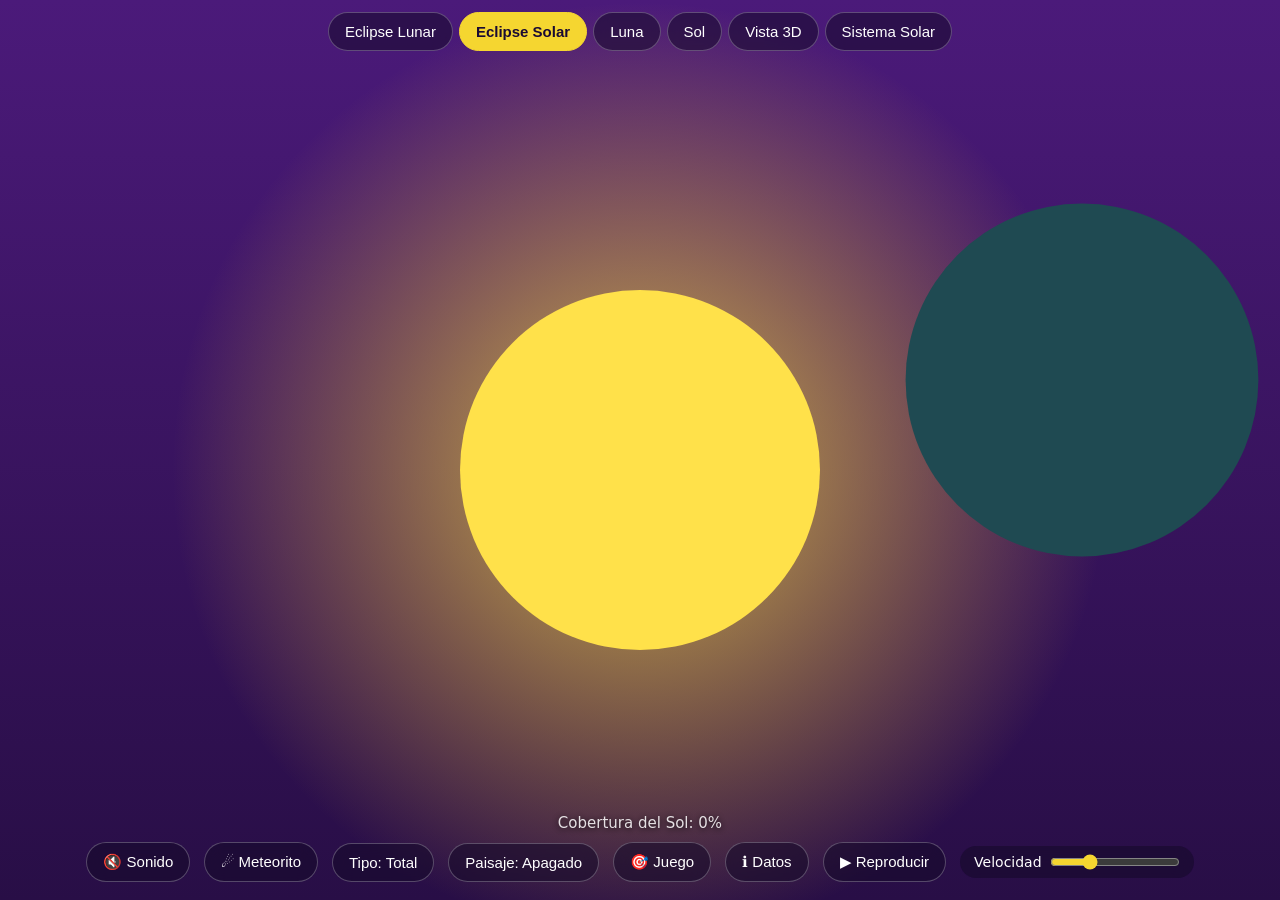
<file: index.html>
<!DOCTYPE html>
<html lang="es">
<head>
<meta charset="UTF-8">
<meta name="viewport" content="width=device-width, initial-scale=1, user-scalable=no">
<title>Eclipses</title>
<link rel="manifest" href="manifest.webmanifest">
<meta name="theme-color" content="#0a0614">
<meta name="apple-mobile-web-app-capable" content="yes">
<meta name="mobile-web-app-capable" content="yes">
<meta name="apple-mobile-web-app-title" content="Eclipses">
<meta name="apple-mobile-web-app-status-bar-style" content="black-translucent">
<link rel="apple-touch-icon" href="icon-192.png">
<link rel="icon" href="icon-192.png">
<link rel="stylesheet" href="style.css?v=8">
</head>
<body>
<nav id="menu">
  <button data-mode="lunar">Eclipse Lunar</button>
  <button data-mode="solar" class="on">Eclipse Solar</button>
  <button data-mode="luna">Luna</button>
  <button data-mode="sol">Sol</button>
  <button data-mode="3d">Vista 3D</button>
  <button data-mode="sistema">Sistema Solar</button>
</nav>
<canvas id="c"></canvas>
<div id="hud" hidden></div>
<aside id="panel" hidden>
  <h2 id="pTitle"></h2>
  <p id="pBody"></p>
  <p id="pLive"></p>
</aside>
<div id="controls">
  <p id="info"></p>
  <button id="sound">🔇 Sonido</button>
  <div id="meteorGroup"><button id="sizeBtn" style="display:none">Tamaño: Aleatorio</button><button id="meteorBtn">☄ Meteorito</button></div>
  <button id="repairBtn" style="display:none">🔄 Reparar</button>
  <button id="annBtn">Tipo: Total</button>
  <button id="landBtn">Paisaje: Apagado</button>
  <button id="gameBtn">🎯 Juego</button>
  <button id="dataBtn">ℹ Datos</button>
  <button id="play">▶ Reproducir</button>
  <label id="speedBox">Velocidad <input type="range" id="speed" min="0.2" max="3" step="0.1" value="1"></label>
  <label id="tiltBox">Inclinación <input type="range" id="tilt" min="0" max="1" step="0.01" value="0.55"></label>
  <label id="phaseBox">Fase <input type="range" id="phase" min="0" max="1" step="0.005" value="0.5"></label>
</div>
<script src="script.js?v=8"></script>
</body>
</html>
</file>
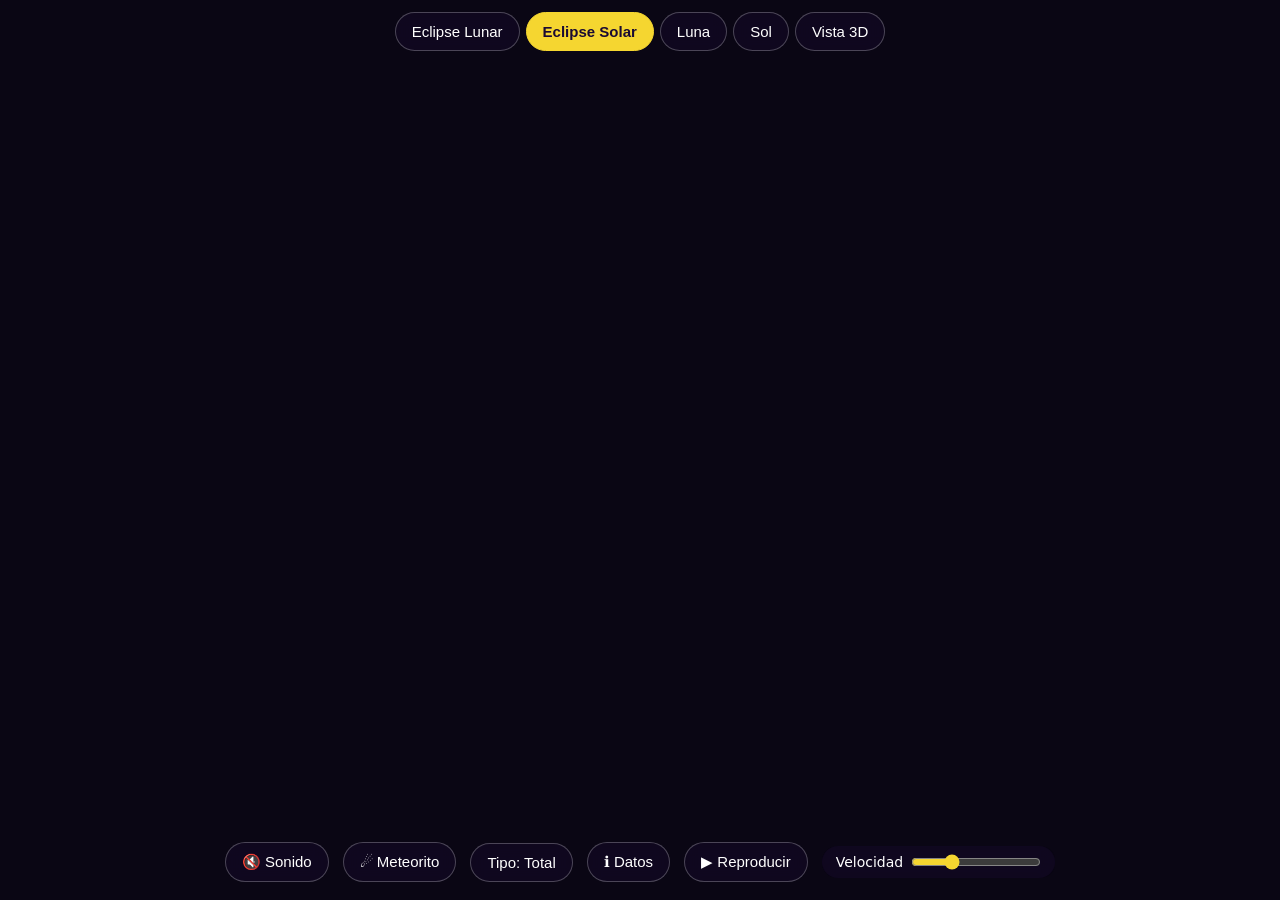
<file: index 5.html>
<!DOCTYPE html>
<html lang="es">
<head>
<meta charset="UTF-8">
<meta name="viewport" content="width=device-width, initial-scale=1, user-scalable=no">
<title>Eclipses</title>
<link rel="stylesheet" href="style.css?v=5">
</head>
<body>
<nav id="menu">
  <button data-mode="lunar">Eclipse Lunar</button>
  <button data-mode="solar" class="on">Eclipse Solar</button>
  <button data-mode="luna">Luna</button>
  <button data-mode="sol">Sol</button>
  <button data-mode="3d">Vista 3D</button>
</nav>
<canvas id="c"></canvas>
<aside id="panel" hidden>
  <h2 id="pTitle"></h2>
  <p id="pBody"></p>
  <p id="pLive"></p>
</aside>
<div id="controls">
  <p id="info"></p>
  <button id="sound">🔇 Sonido</button>
  <button id="meteorBtn">☄ Meteorito</button>
  <button id="repairBtn" style="display:none">🔄 Reparar</button>
  <button id="annBtn">Tipo: Total</button>
  <button id="dataBtn">ℹ Datos</button>
  <button id="play">▶ Reproducir</button>
  <label id="speedBox">Velocidad <input type="range" id="speed" min="0.2" max="3" step="0.1" value="1"></label>
  <label id="tiltBox">Inclinación <input type="range" id="tilt" min="0" max="1" step="0.01" value="0.55"></label>
  <label id="phaseBox">Fase <input type="range" id="phase" min="0" max="1" step="0.005" value="0.5"></label>
</div>
<script src="script.js?v=5"></script>
</body>
</html>
</file>
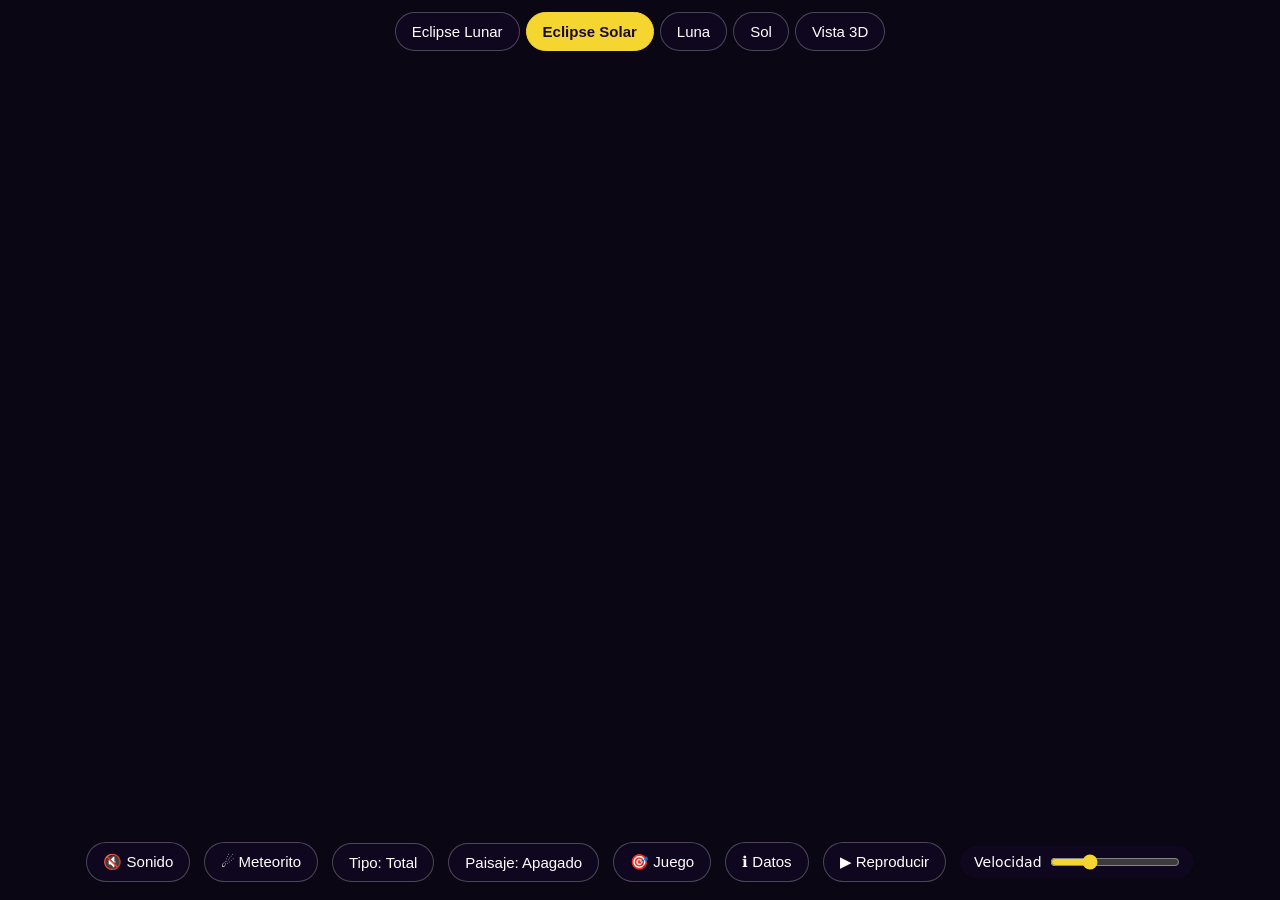
<file: index 6.html>
<!DOCTYPE html>
<html lang="es">
<head>
<meta charset="UTF-8">
<meta name="viewport" content="width=device-width, initial-scale=1, user-scalable=no">
<title>Eclipses</title>
<link rel="manifest" href="manifest.webmanifest">
<meta name="theme-color" content="#0a0614">
<meta name="apple-mobile-web-app-capable" content="yes">
<meta name="mobile-web-app-capable" content="yes">
<meta name="apple-mobile-web-app-title" content="Eclipses">
<meta name="apple-mobile-web-app-status-bar-style" content="black-translucent">
<link rel="apple-touch-icon" href="icon-192.png">
<link rel="icon" href="icon-192.png">
<link rel="stylesheet" href="style.css?v=6">
</head>
<body>
<nav id="menu">
  <button data-mode="lunar">Eclipse Lunar</button>
  <button data-mode="solar" class="on">Eclipse Solar</button>
  <button data-mode="luna">Luna</button>
  <button data-mode="sol">Sol</button>
  <button data-mode="3d">Vista 3D</button>
</nav>
<canvas id="c"></canvas>
<div id="hud" hidden></div>
<aside id="panel" hidden>
  <h2 id="pTitle"></h2>
  <p id="pBody"></p>
  <p id="pLive"></p>
</aside>
<div id="controls">
  <p id="info"></p>
  <button id="sound">🔇 Sonido</button>
  <button id="meteorBtn">☄ Meteorito</button>
  <button id="repairBtn" style="display:none">🔄 Reparar</button>
  <button id="annBtn">Tipo: Total</button>
  <button id="landBtn">Paisaje: Apagado</button>
  <button id="gameBtn">🎯 Juego</button>
  <button id="dataBtn">ℹ Datos</button>
  <button id="play">▶ Reproducir</button>
  <label id="speedBox">Velocidad <input type="range" id="speed" min="0.2" max="3" step="0.1" value="1"></label>
  <label id="tiltBox">Inclinación <input type="range" id="tilt" min="0" max="1" step="0.01" value="0.55"></label>
  <label id="phaseBox">Fase <input type="range" id="phase" min="0" max="1" step="0.005" value="0.5"></label>
</div>
<script src="script.js?v=6"></script>
</body>
</html>
</file>
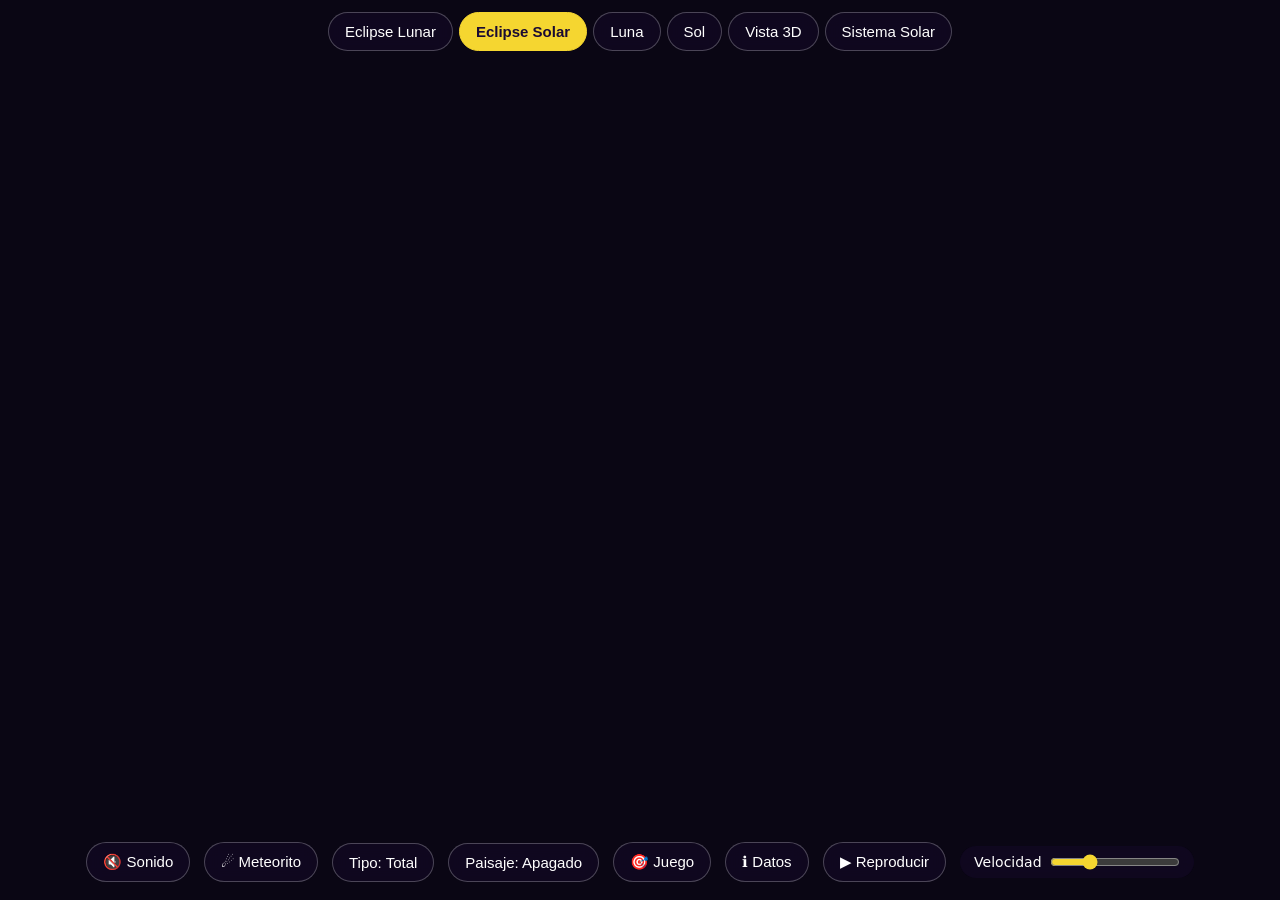
<file: index 7.html>
<!DOCTYPE html>
<html lang="es">
<head>
<meta charset="UTF-8">
<meta name="viewport" content="width=device-width, initial-scale=1, user-scalable=no">
<title>Eclipses</title>
<link rel="manifest" href="manifest.webmanifest">
<meta name="theme-color" content="#0a0614">
<meta name="apple-mobile-web-app-capable" content="yes">
<meta name="mobile-web-app-capable" content="yes">
<meta name="apple-mobile-web-app-title" content="Eclipses">
<meta name="apple-mobile-web-app-status-bar-style" content="black-translucent">
<link rel="apple-touch-icon" href="icon-192.png">
<link rel="icon" href="icon-192.png">
<link rel="stylesheet" href="style.css?v=7">
</head>
<body>
<nav id="menu">
  <button data-mode="lunar">Eclipse Lunar</button>
  <button data-mode="solar" class="on">Eclipse Solar</button>
  <button data-mode="luna">Luna</button>
  <button data-mode="sol">Sol</button>
  <button data-mode="3d">Vista 3D</button>
  <button data-mode="sistema">Sistema Solar</button>
</nav>
<canvas id="c"></canvas>
<div id="hud" hidden></div>
<aside id="panel" hidden>
  <h2 id="pTitle"></h2>
  <p id="pBody"></p>
  <p id="pLive"></p>
</aside>
<div id="controls">
  <p id="info"></p>
  <button id="sound">🔇 Sonido</button>
  <button id="meteorBtn">☄ Meteorito</button>
  <button id="repairBtn" style="display:none">🔄 Reparar</button>
  <button id="annBtn">Tipo: Total</button>
  <button id="landBtn">Paisaje: Apagado</button>
  <button id="gameBtn">🎯 Juego</button>
  <button id="dataBtn">ℹ Datos</button>
  <button id="play">▶ Reproducir</button>
  <label id="speedBox">Velocidad <input type="range" id="speed" min="0.2" max="3" step="0.1" value="1"></label>
  <label id="tiltBox">Inclinación <input type="range" id="tilt" min="0" max="1" step="0.01" value="0.55"></label>
  <label id="phaseBox">Fase <input type="range" id="phase" min="0" max="1" step="0.005" value="0.5"></label>
</div>
<script src="script.js?v=7"></script>
</body>
</html>
</file>
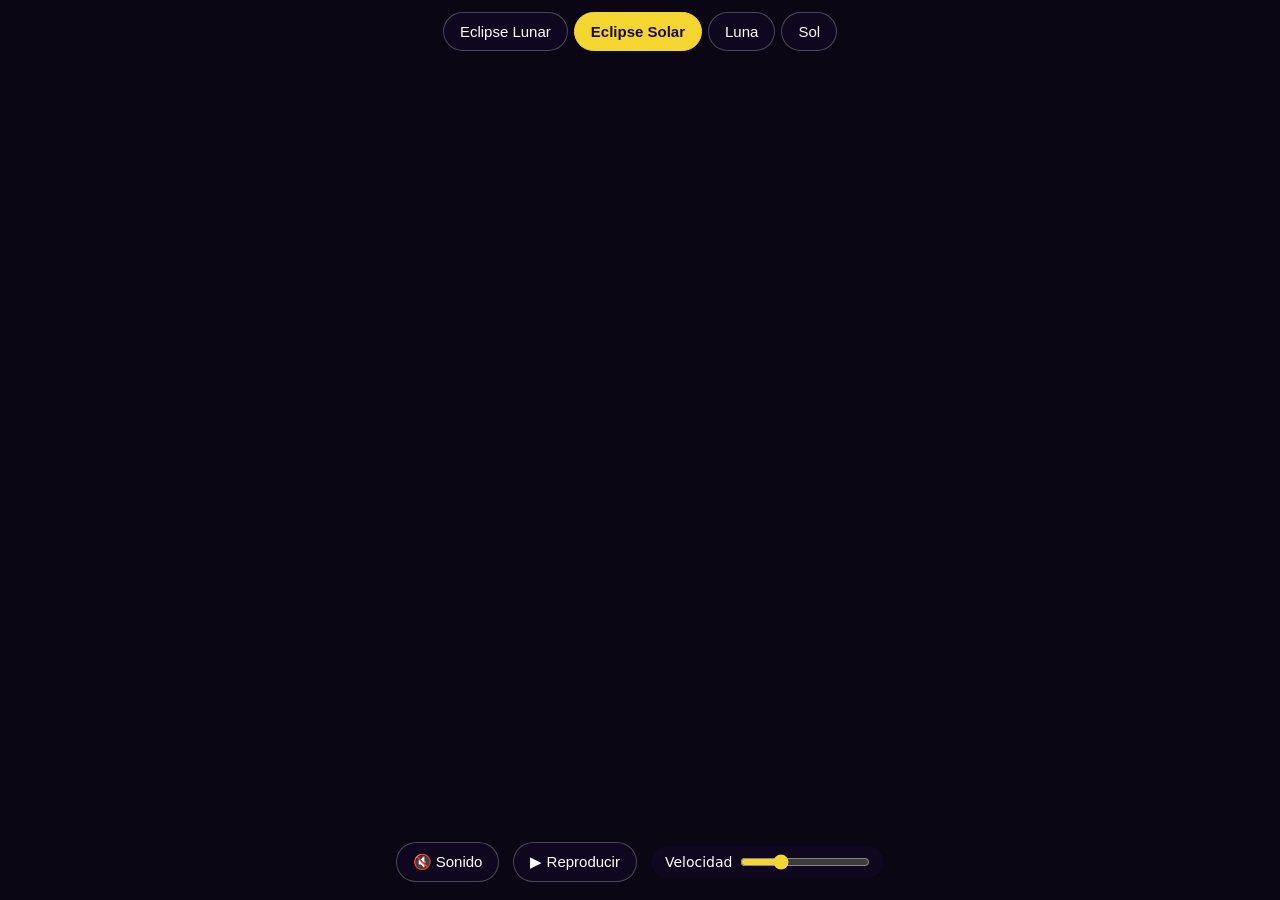
<file: index 8.html>
<!DOCTYPE html>
<html lang="es">
<head>
<meta charset="UTF-8">
<meta name="viewport" content="width=device-width, initial-scale=1, user-scalable=no">
<title>Eclipses</title>
<link rel="stylesheet" href="style.css?v=3">
</head>
<body>
<nav id="menu">
  <button data-mode="lunar">Eclipse Lunar</button>
  <button data-mode="solar" class="on">Eclipse Solar</button>
  <button data-mode="luna">Luna</button>
  <button data-mode="sol">Sol</button>
</nav>
<canvas id="c"></canvas>
<p id="info"></p>
<div id="controls">
  <button id="sound">🔇 Sonido</button>
  <button id="play">▶ Reproducir</button>
  <label id="speedBox">Velocidad <input type="range" id="speed" min="0.2" max="3" step="0.1" value="1"></label>
  <label id="phaseBox">Fase <input type="range" id="phase" min="0" max="1" step="0.005" value="0.5"></label>
</div>
<script src="script.js?v=3"></script>
</body>
</html>
</file>
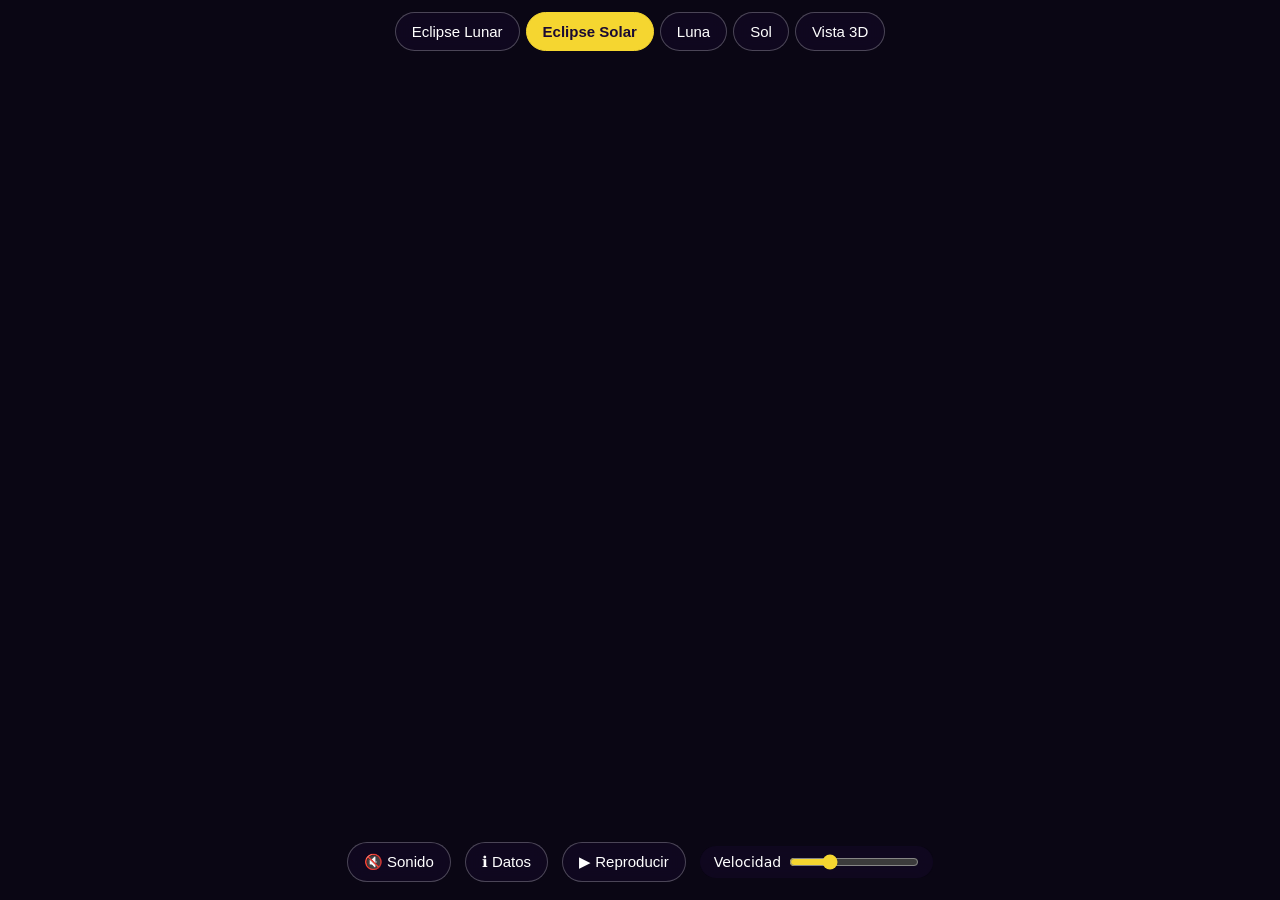
<file: index 9.html>
<!DOCTYPE html>
<html lang="es">
<head>
<meta charset="UTF-8">
<meta name="viewport" content="width=device-width, initial-scale=1, user-scalable=no">
<title>Eclipses</title>
<link rel="stylesheet" href="style.css?v=4">
</head>
<body>
<nav id="menu">
  <button data-mode="lunar">Eclipse Lunar</button>
  <button data-mode="solar" class="on">Eclipse Solar</button>
  <button data-mode="luna">Luna</button>
  <button data-mode="sol">Sol</button>
  <button data-mode="3d">Vista 3D</button>
</nav>
<canvas id="c"></canvas>
<p id="info"></p>
<aside id="panel" hidden>
  <h2 id="pTitle"></h2>
  <p id="pBody"></p>
  <p id="pLive"></p>
</aside>
<div id="controls">
  <button id="sound">🔇 Sonido</button>
  <button id="dataBtn">ℹ Datos</button>
  <button id="play">▶ Reproducir</button>
  <label id="speedBox">Velocidad <input type="range" id="speed" min="0.2" max="3" step="0.1" value="1"></label>
  <label id="tiltBox">Inclinación <input type="range" id="tilt" min="0" max="1" step="0.01" value="0.55"></label>
  <label id="phaseBox">Fase <input type="range" id="phase" min="0" max="1" step="0.005" value="0.5"></label>
</div>
<script src="script.js?v=4"></script>
</body>
</html>
</file>
<file: style.css>
*{box-sizing:border-box;margin:0;padding:0;-webkit-tap-highlight-color:transparent}
html,body{height:100%;overflow:hidden;background:#0a0614;font-family:-apple-system,system-ui,sans-serif}
canvas{position:fixed;inset:0;width:100%;height:100%;touch-action:none;cursor:grab}
canvas:active{cursor:grabbing}
#menu{position:fixed;top:0;left:0;right:0;z-index:2;display:flex;gap:6px;justify-content:center;flex-wrap:wrap;padding:12px}
#menu button{border:1px solid rgba(255,255,255,.25);background:rgba(20,10,40,.55);color:#fff;padding:10px 16px;border-radius:999px;font-size:15px;backdrop-filter:blur(8px)}
#menu button.on{background:#f5d630;color:#1a0b33;border-color:#f5d630;font-weight:600}
#info{position:fixed;bottom:22px;left:0;right:0;text-align:center;color:#fff;opacity:.8;font-size:15px;pointer-events:none}
#info{bottom:84px}
#controls{position:fixed;bottom:18px;left:0;right:0;z-index:2;display:flex;gap:14px;justify-content:center;align-items:center;flex-wrap:wrap;padding:0 12px;color:#fff;font-size:14px}
#controls button{border:1px solid rgba(255,255,255,.25);background:rgba(20,10,40,.55);color:#fff;padding:10px 16px;border-radius:999px;font-size:15px;backdrop-filter:blur(8px)}
#controls button.on{background:#f5d630;color:#1a0b33;border-color:#f5d630;font-weight:600}
#controls label{display:flex;align-items:center;gap:8px;background:rgba(20,10,40,.55);padding:8px 14px;border-radius:999px;backdrop-filter:blur(8px)}
#controls input{accent-color:#f5d630;width:130px}
#phaseBox{display:none}
#tiltBox{display:none}
#panel{position:fixed;top:70px;right:12px;z-index:3;width:min(340px,calc(100vw - 24px));background:rgba(20,10,40,.82);color:#fff;border:1px solid rgba(255,255,255,.2);border-radius:18px;padding:16px;backdrop-filter:blur(10px);line-height:1.4}
#panel[hidden]{display:none}
#panel h2{font-size:18px;margin-bottom:8px;color:#f5d630}
#panel p{font-size:14px;opacity:.92}
#pLive{margin-top:10px;padding-top:10px;border-top:1px solid rgba(255,255,255,.2);font-weight:600;color:#ffe98a}
#info{bottom:135px}
#controls{pointer-events:none}
#controls>*{pointer-events:auto}
#controls #info{position:static;flex-basis:100%;text-align:center;color:#fff;opacity:.85;font-size:15px;pointer-events:none;margin-bottom:-4px;text-shadow:0 1px 6px #000}
#controls button{touch-action:manipulation}
canvas.aim{cursor:crosshair}
#panel{top:70px}
#controls #phaseBox,#controls #tiltBox{display:none}
#hud{position:fixed;top:64px;left:12px;z-index:3;background:rgba(20,10,40,.82);color:#ffe98a;border:1px solid rgba(255,255,255,.2);border-radius:14px;padding:10px 14px;font-size:16px;font-weight:600;backdrop-filter:blur(10px)}
#hud[hidden]{display:none}
#meteorGroup{display:flex;flex-direction:column;gap:6px;align-items:stretch}
</file>
